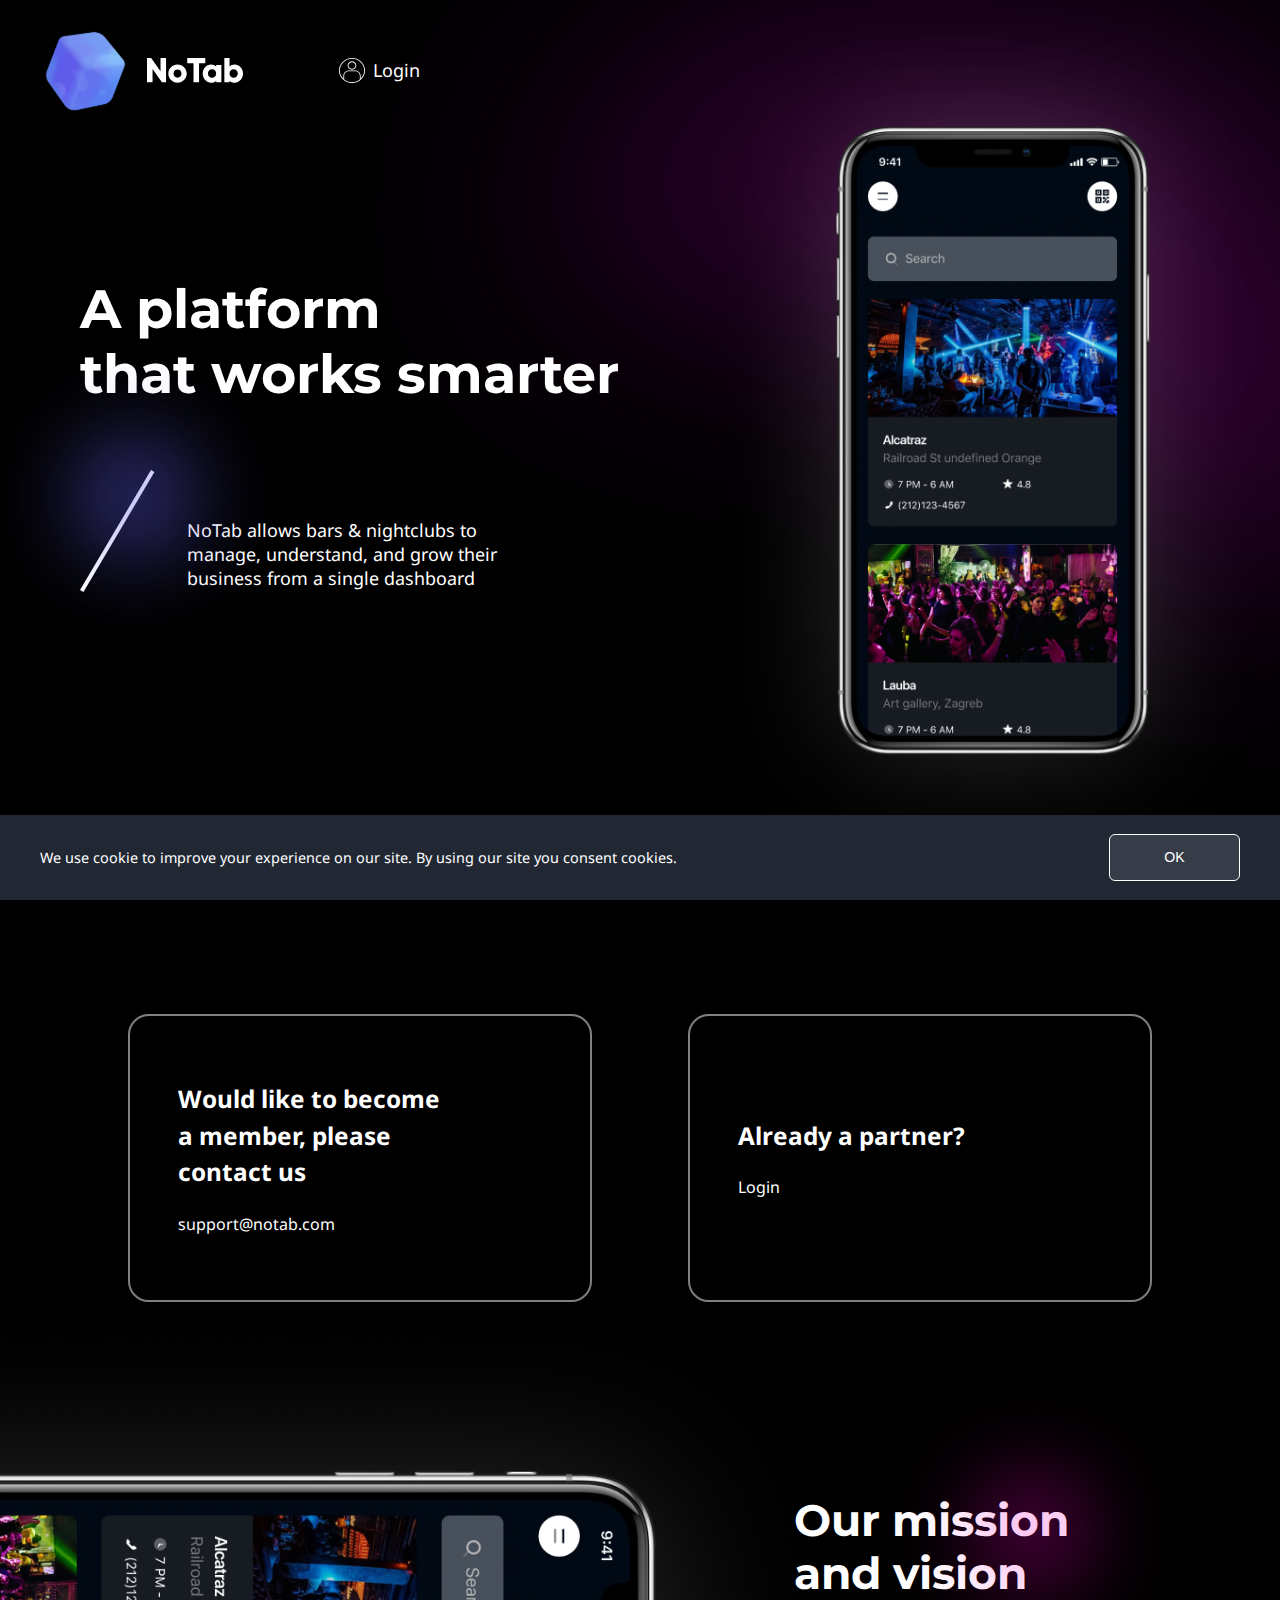
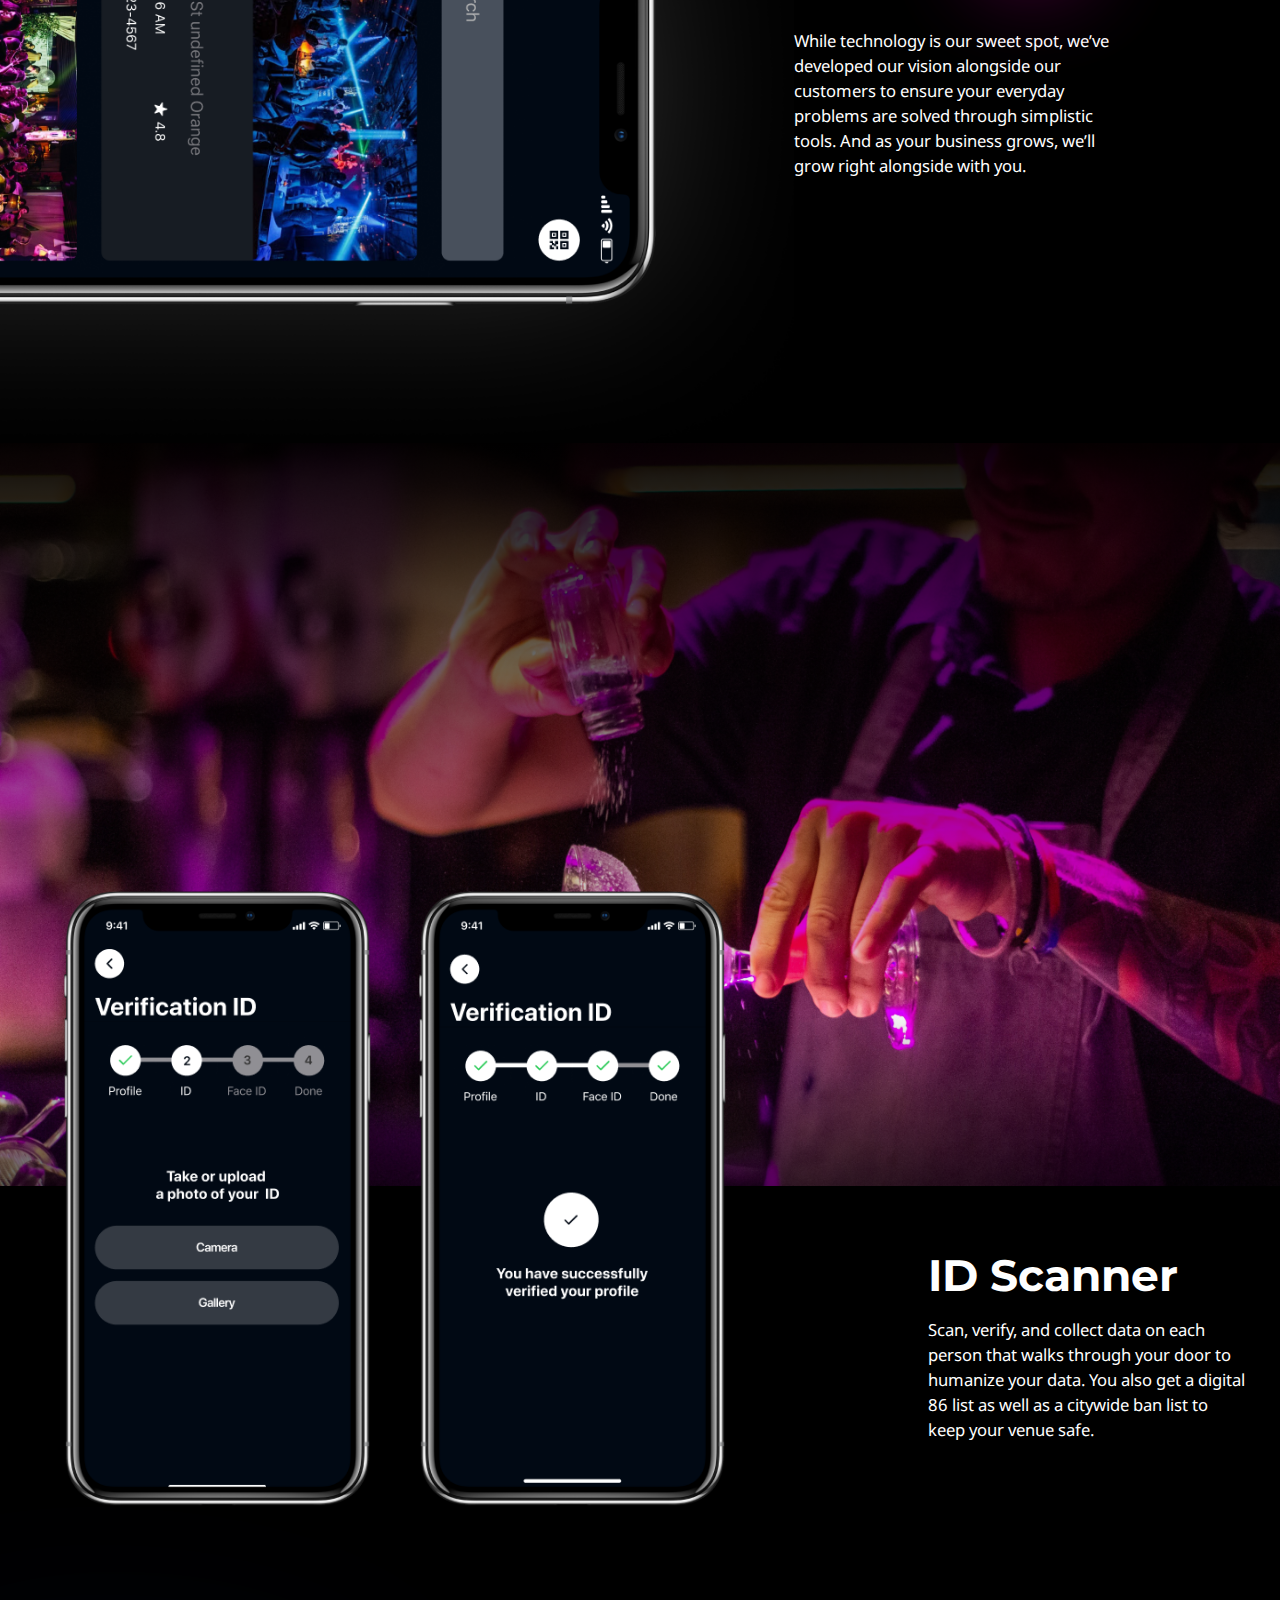
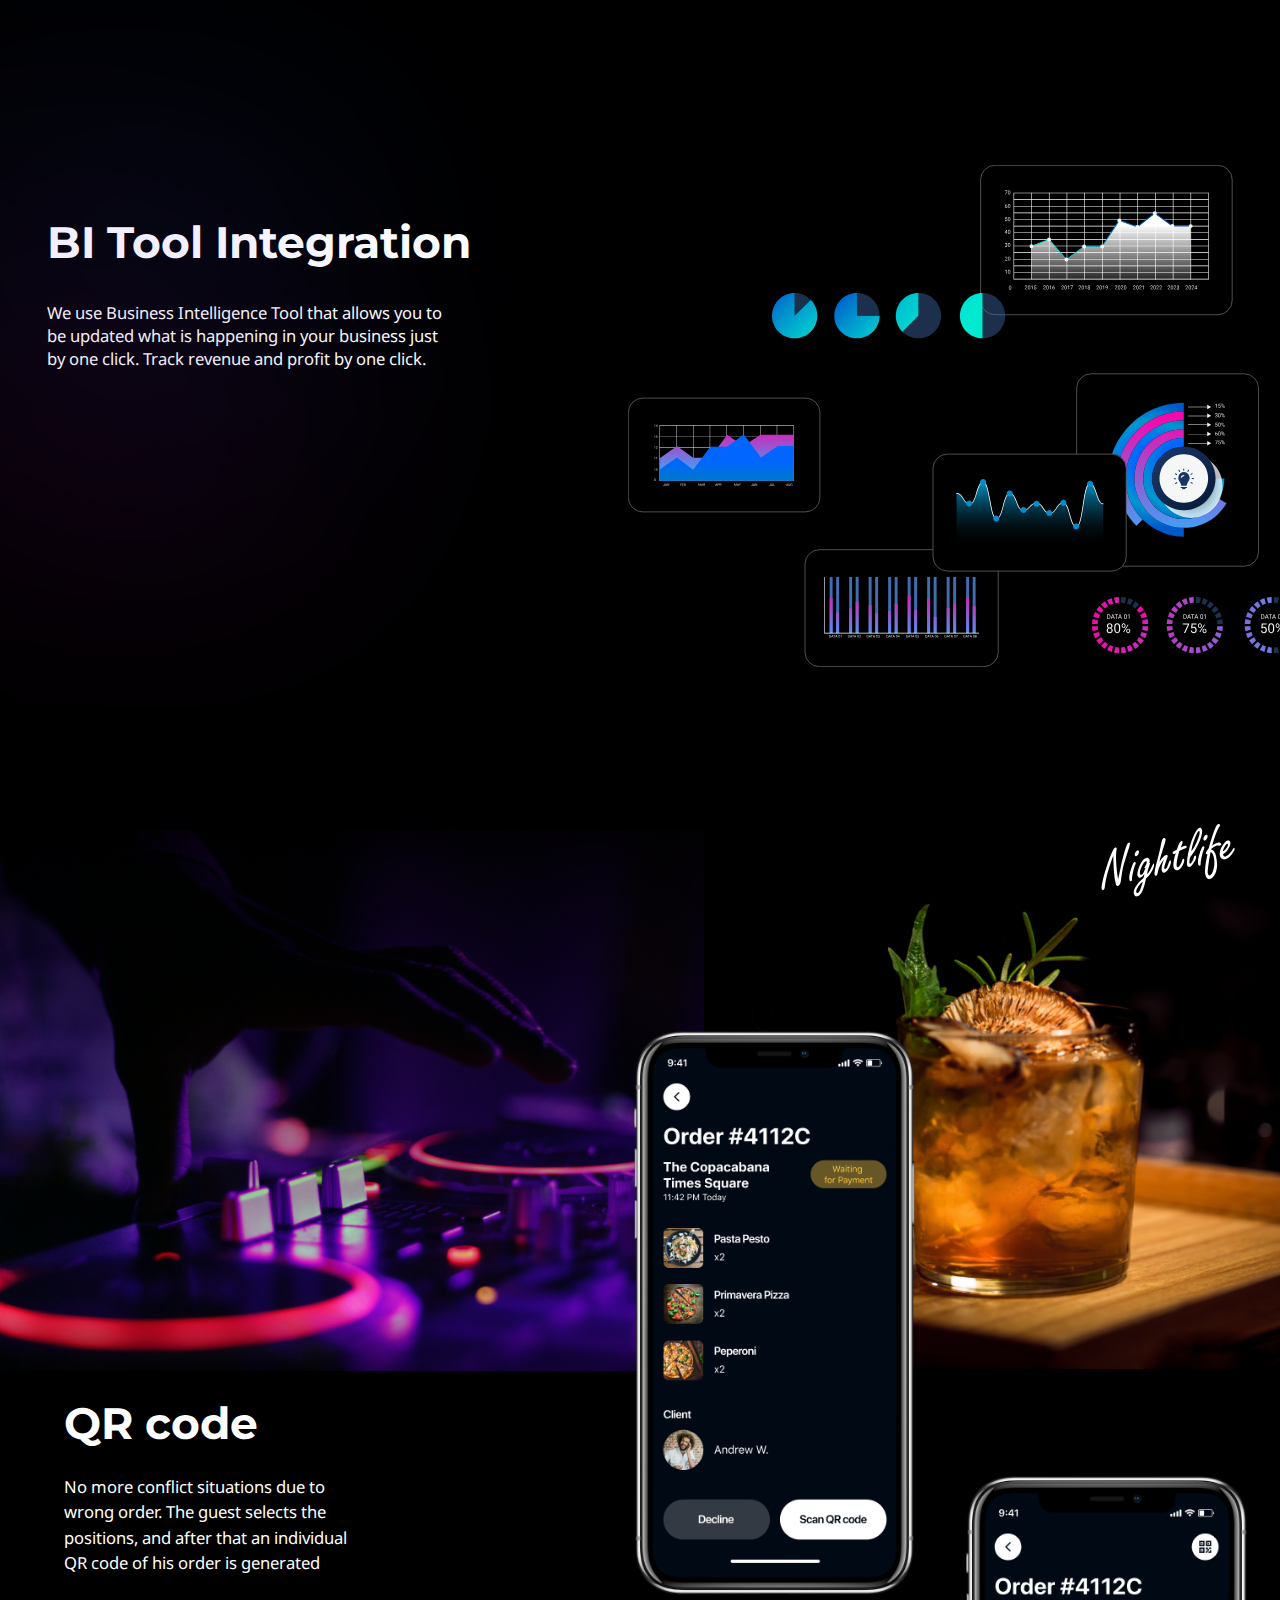
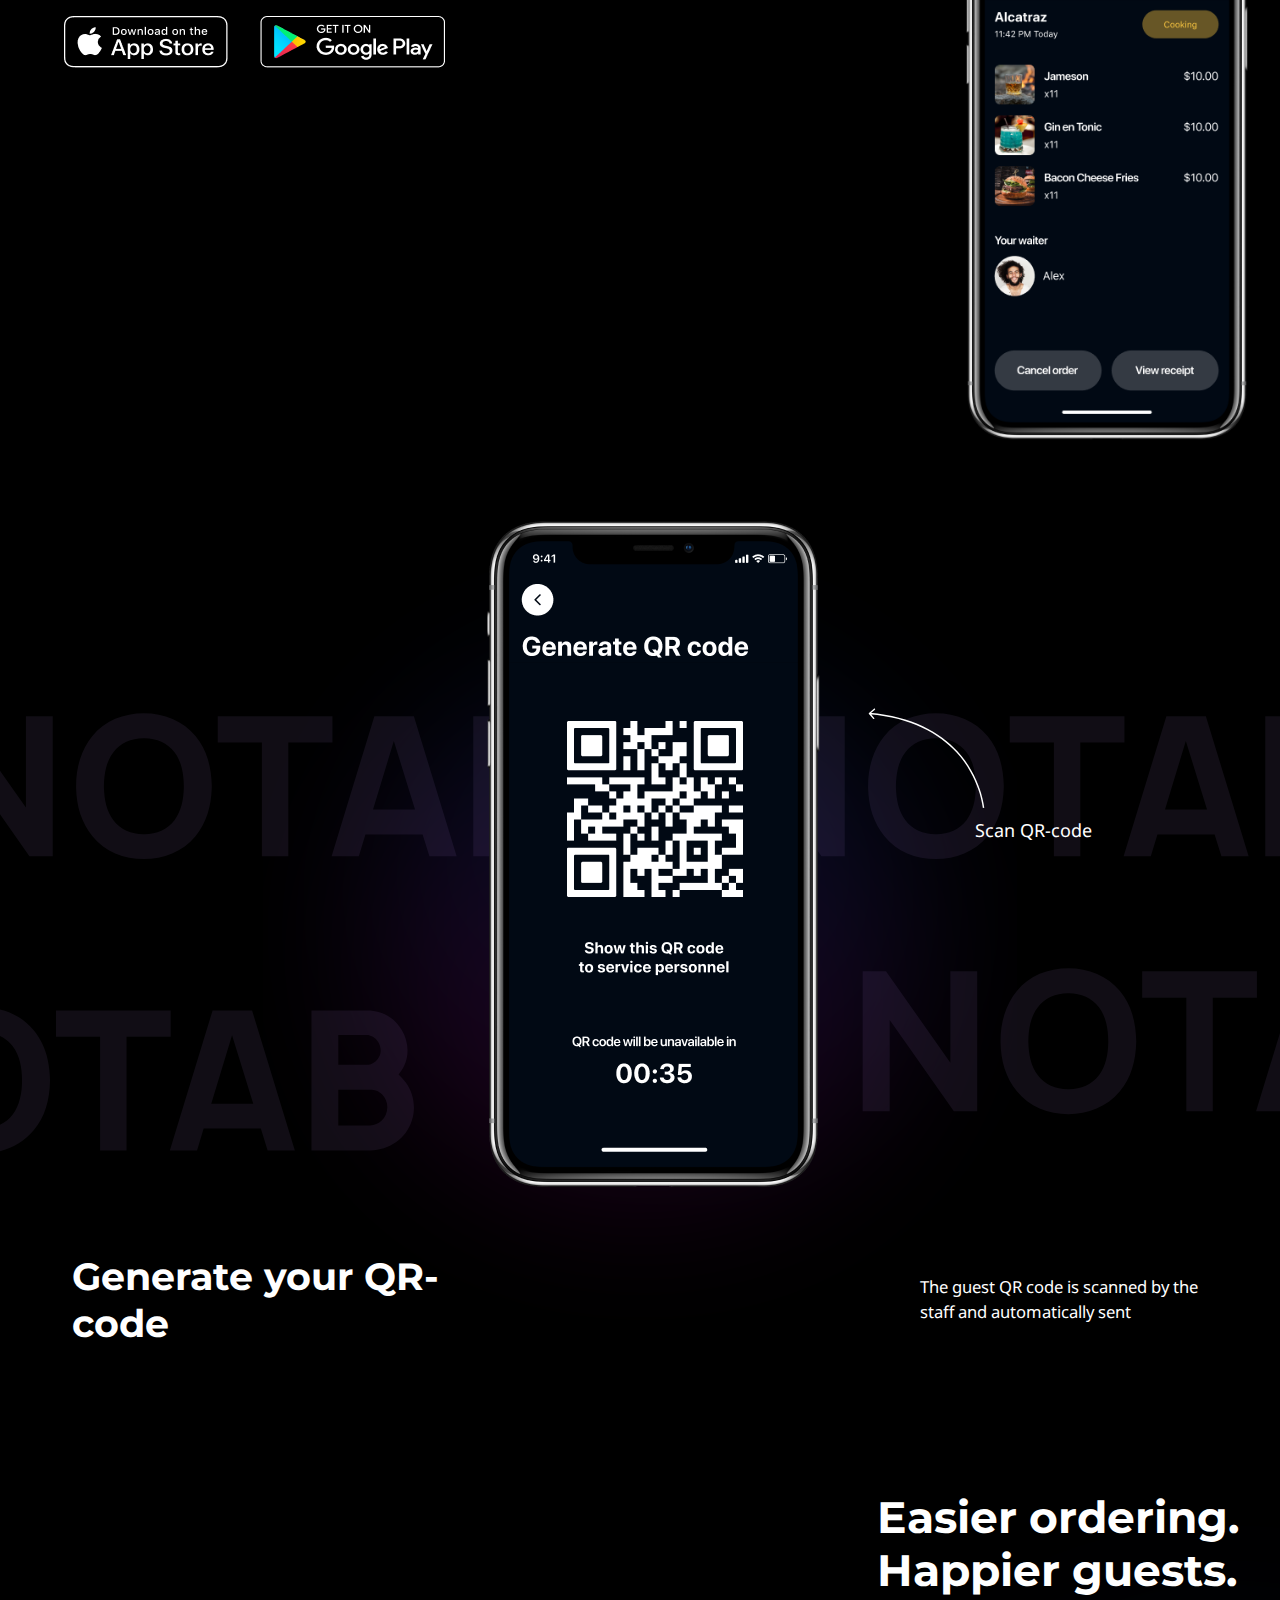
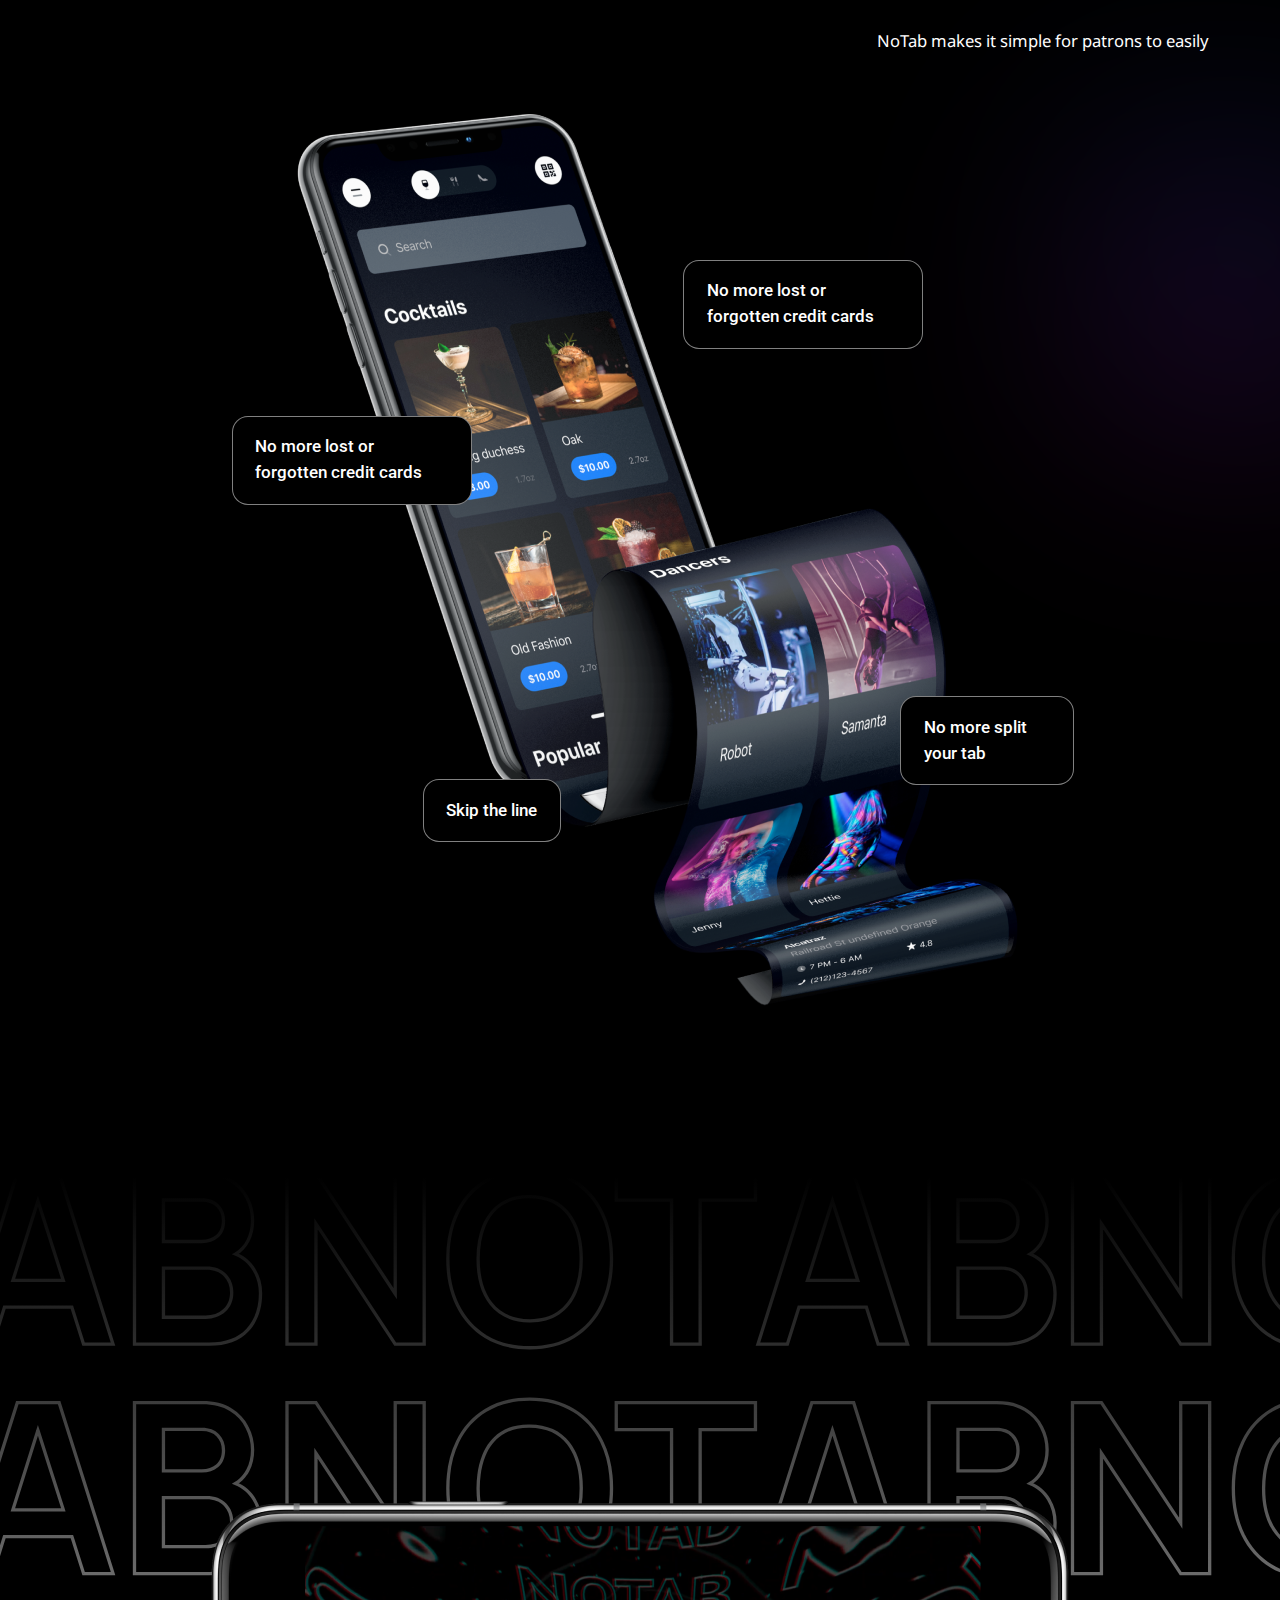
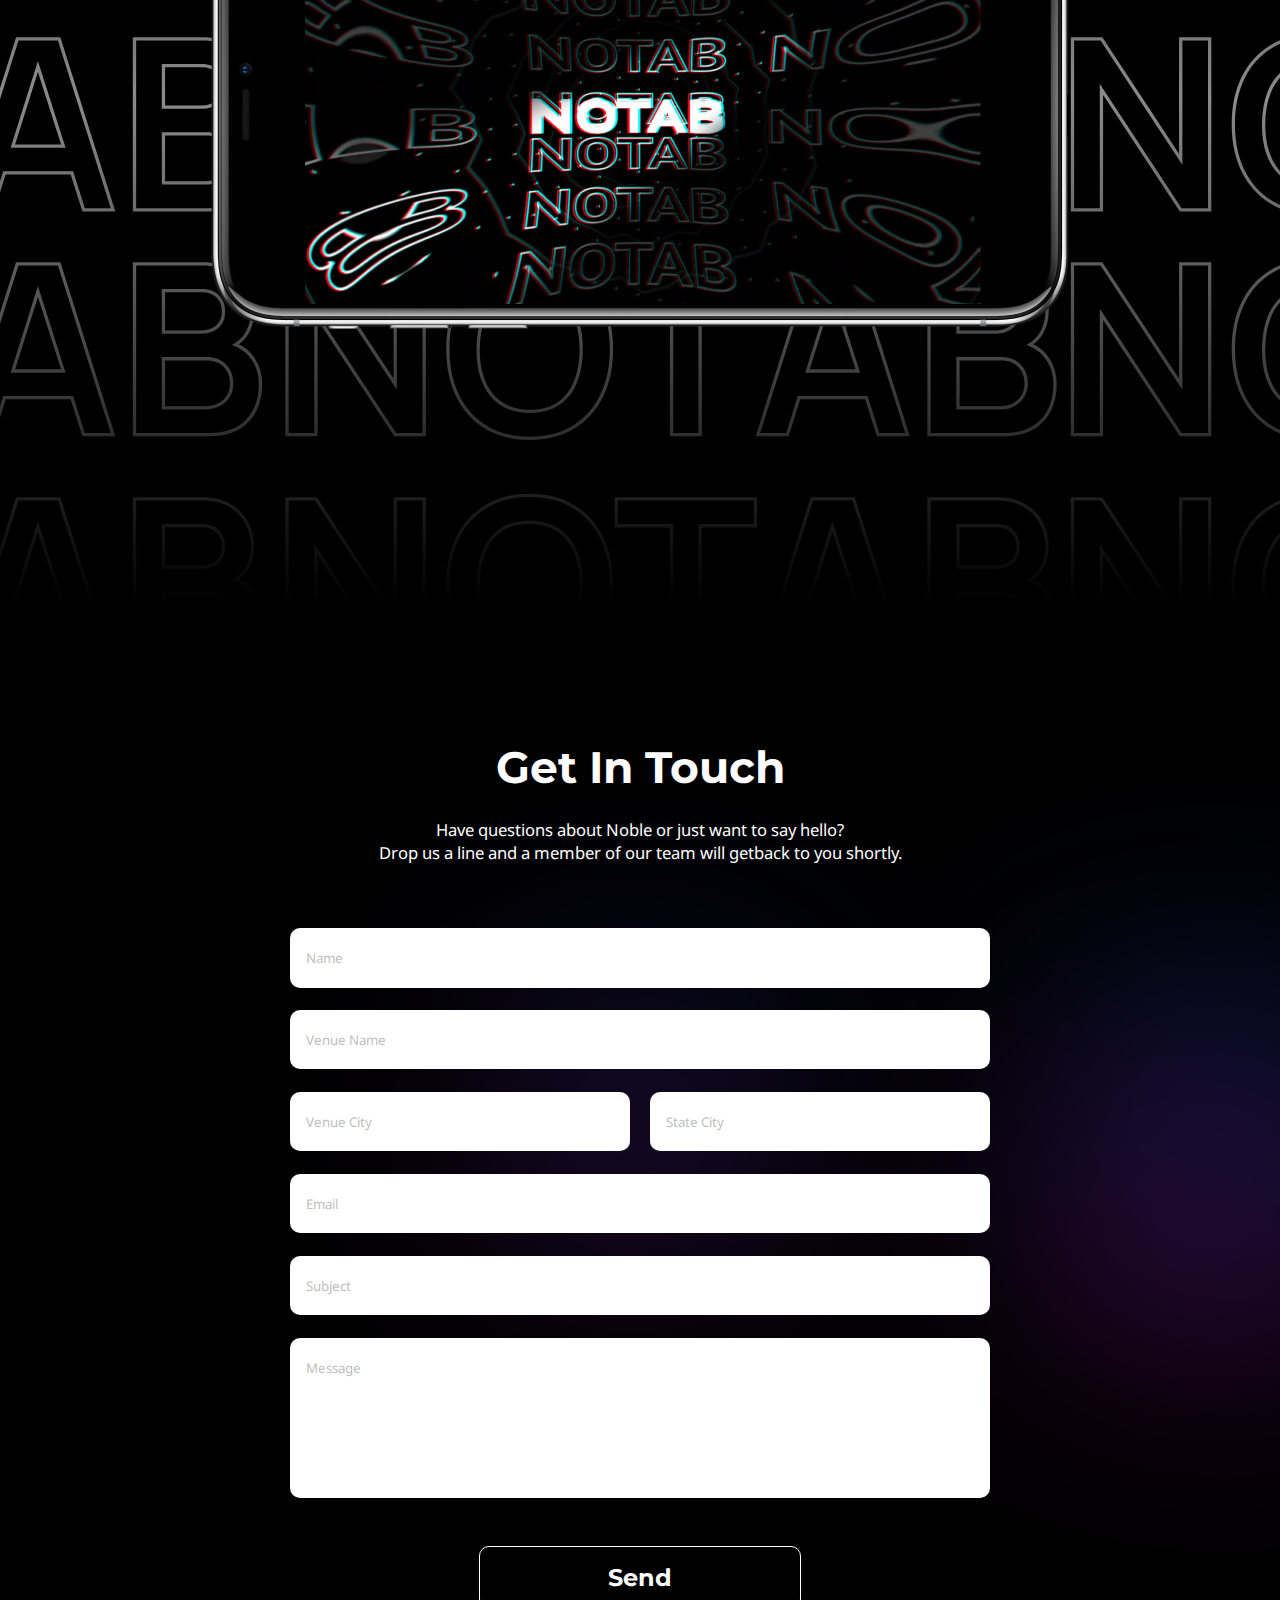
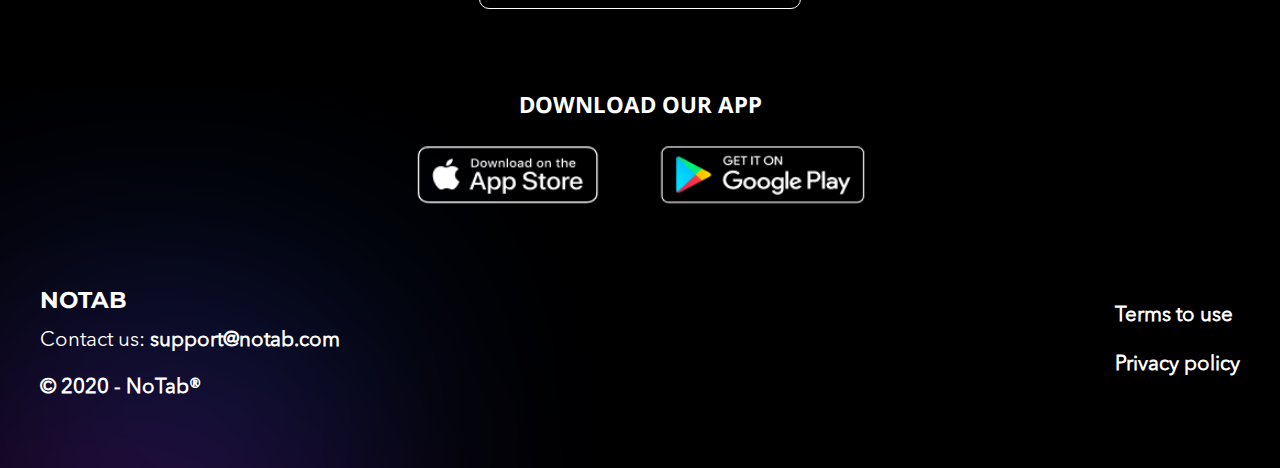
<file: index.html>
<!DOCTYPE html>
<html lang="en">
	<head>
		<meta charset="UTF-8" />
		<meta http-equiv="X-UA-Compatible" content="IE=edge" />
		<meta name="viewport" content="width=device-width, initial-scale=1.0" />
		<link rel="icon" href="./images/CubeIcon.png" />
		<link rel="preconnect" href="https://fonts.googleapis.com" />
		<link rel="preconnect" href="https://fonts.gstatic.com" crossorigin />
		<link
			href="https://fonts.googleapis.com/css2?family=Montserrat:wght@700&family=Noto+Sans:wght@400;700&family=Roboto:wght@500&display=swap"
			rel="stylesheet"
		/>
		<link rel="stylesheet" href="./css/landing.css" />
		<title>NoTab</title>
	</head>
	<body>
		<section class="first-screen">
			<header class="header">
				<div class="header__logo">
					<img
						src="./images/CubeLogo.svg"
						alt="NoTab Logo"
						class="header__logo-image"
					/>
					<img
						src="./images/NoTab.svg"
						alt="NoTab Text"
						class="header__logo-text"
					/>
				</div>
				<div class="header__login">
					<img
						src="./images/UserIcon.svg"
						alt="User Icon"
						class="header__login-icon"
					/>
					<p class="header__login-text">Login</p>
				</div>
			</header>
			<div class="hero">
				<div class="hero__content">
					<h1 class="hero__title">
						A platform <br />
						that works smarter
					</h1>
					<div class="hero__text">
						<span
							><img
								class="hero__line"
								src="./images/HeroLine.svg"
								alt="Line Image" /><img
								alt="Background Line Image"
								class="hero__line-background"
								src="./images/HeroLineBackground.png"
						/></span>
						<p class="hero__text-paragraph">
							NoTab allows bars & nightclubs to manage, understand, and grow
							their business from a single dashboard
						</p>
					</div>
				</div>
				<div class="hero__image-wrapper">
					<img
						class="hero__image"
						src="./images/HeroPhone.png"
						alt="Phone Image"
					/>
				</div>
			</div>
			<div class="download">
				<p class="download__text">DOWNLOAD OUR APP</p>
				<div class="download__links">
					<a href="" class="download__app-store"
						><img
							class="app-store--desktop"
							src="./images/AppStoreDownload.png"
							alt="App Store Download Link" /><img
							class="app-store--mobile"
							src="./images/AppStoreMobile.svg"
							alt="App Store Download Link"
					/></a>
					<a href="" class="download__app-store"
						><img
							class="google-play--desktop"
							src="./images/GooglePlayDownload.png"
							alt="Google Play Download Link" /><img
							class="google-play--mobile"
							src="./images/GooglePlayMobile.svg"
							alt="Google Play Download Link"
					/></a>
				</div>
			</div>
		</section>
		<section class="welcome-block">
			<div class="welcome-block__item">
				<p class="welcome-block__item-heading">
					Would like to become <br />
					a member, please <br />
					contact us
				</p>
				<a href="" class="welcome-block__item-link">support@notab.com</a>
			</div>
			<div class="welcome-block__item">
				<p class="welcome-block__item-heading">Already a partner?</p>
				<a href="" class="welcome-block__item-link">Login</a>
			</div>
		</section>
		<section class="mission">
			<img
				class="mission__phone--desktop mission__phone"
				src="./images/MissionPhone.png"
				alt="Phone Image"
			/>
			<img
				src="./images/HeroPhone.png"
				alt="Phone Image"
				class="mission__phone--mobile mission__phone"
			/>
			<div class="mission__content">
				<h2 class="mission__head">Our mission and vision</h2>
				<div class="mission__head-background-wrapper">
					<img
						alt="Background Image"
						src="./images/MissionHeadBackground.svg"
						class="mission__head-background"
					/>
				</div>
				<p class="mission__text">
					While technology is our sweet spot, we’ve developed our vision
					alongside our customers to ensure your everyday problems are solved
					through simplistic tools. And as your business grows, we’ll grow right
					alongside with you.
				</p>
			</div>
		</section>
		<section class="scanner">
			<div class="scanner__wrapper">
				<div class="scanner__images">
					<img
						src="./images/ScannerFirstPhone.png"
						alt="Phone Image"
						class="scanner__images-item"
					/>
					<img
						src="./images/ScannerSecondPhone.png"
						alt="Phone Image"
						class="scanner__images-item"
					/>
				</div>
				<div class="scanner__content">
					<h2 class="scanner__head">ID Scanner</h2>
					<p class="scanner__text">
						Scan, verify, and collect data on each person that walks through
						your door to humanize your data. You also get a digital 86 list as
						well as a citywide ban list to keep your venue safe.
					</p>
				</div>
			</div>
		</section>
		<section class="integration">
			<img
				alt="Background Image"
				src="./images/IntegrationBackground.svg"
				class="integration__bg"
			/>
			<div class="integration__wrapper">
				<div class="integration__content">
					<h2 class="integration__head">BI Tool Integration</h2>
					<p class="integration__text">
						We use Business Intelligence Tool that allows you to be updated what
						is happening in your business just by one click. Track revenue and
						profit by one click.
					</p>
				</div>
				<div class="integration__images">
					<img
						src="./images/IntegrationGreyChart.svg"
						alt="Chart Image"
						class="integration__grey-chart"
					/>
					<img
						src="./images/IntegrationBlueCircles.svg"
						alt="Chart Image"
						class="integration__blue-circles"
					/>
					<img
						src="./images/IntegrationBlueChart.svg"
						alt="Chart Image"
						class="integration__blue-chart"
					/>
					<img
						src="./images/IntegrationPurpleCircles.svg"
						alt="Chart Image"
						class="integration__purple-circles"
					/>
					<img
						src="./images/IntegrationPurpleBlueChart.svg"
						alt="Chart Image"
						class="integration__purple-blue-chart"
					/>
					<img
						src="./images/IntegrationPurpleChart.svg"
						alt="Chart Image"
						class="integration__purple-chart"
					/>
					<img
						src="./images/IntegrationBlueRoundChart.svg"
						alt="Chart Image"
						class="integration__blue-round-chart"
					/>
				</div>
			</div>
		</section>
		<section class="qrcode">
			<img
				alt="Background Image"
				src="./images/QrcodeAdditionalImage.svg"
				class="qrcode__bg-addition"
			/>
			<div class="qrcode__wrapper">
				<div class="qrcode__content">
					<h2 class="qrcode__head">QR code</h2>
					<p class="qrcode__text">
						No more conflict situations due to wrong order. The guest selects
						the positions, and after that an individual QR code of his order is
						generated
					</p>
					<div class="qrcode__links">
						<a href="">
							<img
								src="./images/AppStoreDownload.png"
								alt="App Store Download Link"
								class="qrcode__links-item qrcode__links-item--desktop"
							/>
							<img
								src="./images/AppStoreMobile.svg"
								alt="App Store Download Link"
								class="qrcode__links-item qrcode__links-item--mobile"
							/>
						</a>
						<a href="">
							<img
								src="./images/GooglePlayDownload.png"
								alt="Google Play Download Link"
								class="qrcode__links-item qrcode__links-item--desktop" />
							<img
								src="./images/GooglePlayMobile.svg"
								alt="Google Play Download Link"
								class="qrcode__links-item qrcode__links-item--mobile"
						/></a>
					</div>
				</div>
				<div class="qrcode__images">
					<img
						src="./images/QrcodeFirstPhone.png"
						alt="Phone Image"
						class="qrcode__images-item"
					/>
					<img
						src="./images/QrcodeSecondPhone.png"
						alt="Phone Image"
						class="qrcode__images-item"
					/>
				</div>
			</div>
		</section>
		<section class="generate">
			<div class="generate__wrapper">
				<div class="generate__phone">
					<img
						src="./images/GeneratePhoneImage.png"
						alt="Phone Image"
						class="generate__phone-image"
					/>
					<div class="generate__scan">
						<img
							src="./images/GenerateArrowImage.svg"
							class="generate__scan-arrow"
							alt="Arrow Image"
						/>
						<p class="generate__scan-text">Scan QR-code</p>
					</div>
				</div>
				<div class="generate__content">
					<h2 class="generate__head">Generate your QR-code</h2>
					<p class="generate__text">
						The guest QR code is scanned by the staff and automatically sent
					</p>
				</div>
			</div>
		</section>
		<section class="ordering">
			<div class="ordering__wrapper">
				<div class="ordering__content">
					<h2 class="ordering__head">
						Easier ordering. <br />
						Happier guests.
					</h2>
					<p class="ordering__text">
						NoTab makes it simple for patrons to easily
					</p>
				</div>
				<div class="ordering__phone">
					<img
						src="./images/OrderingPhoneImage.png"
						alt="Phone Image"
						class="ordering__phone-image"
					/>
					<span class="ordering__phone-card card-top-right">
						No more lost or forgotten credit cards
					</span>
					<span class="ordering__phone-card card-center-left">
						No more lost or forgotten credit cards
					</span>
					<span class="ordering__phone-card card-bottom-right">
						No more split your tab
					</span>
					<span class="ordering__phone-card card-bottom-left"
						>Skip the line</span
					>
				</div>
			</div>
		</section>
		<section class="notab-phone">
			<img
				src="./images/NotabPhoneItem.png"
				alt="Phone Image"
				class="notab-phone__item"
			/>
		</section>
		<section class="contact">
			<div class="contact__wrapper">
				<h2 class="contact__head">Get In Touch</h2>
				<p class="contact__text">
					Have questions about Noble or just want to say hello? <br />
					Drop us a line and a member of our team will getback to you shortly.
				</p>
				<form action="/" class="contact__form">
					<input
						class="contact__form-input"
						type="text"
						name="name"
						id="name"
						placeholder="Name"
					/>
					<input
						type="text"
						class="contact__form-input"
						name="venue-name"
						id="venue-name"
						placeholder="Venue Name"
					/>
					<div class="contact__form-group">
						<input
							type="text"
							class="contact__form-input"
							name="venue-city"
							id="venue-city"
							placeholder="Venue City"
						/>
						<input
							type="text"
							class="contact__form-input"
							name="state-city"
							id="state-city"
							placeholder="State City"
						/>
					</div>
					<input
						type="email"
						class="contact__form-input"
						id="email"
						name="email"
						placeholder="Email"
					/>
					<input
						type="text"
						class="contact__form-input"
						id="subject"
						name="subject"
						placeholder="Subject"
					/>
					<textarea
						class="contact__form-textarea"
						name="message"
						placeholder="Message"
						id="message"
					></textarea>
					<button class="contact__form-button">Send</button>
				</form>
			</div>
		</section>
		<footer class="footer">
			<section class="footer-download">
				<p class="footer-download__head">DOWNLOAD OUR APP</p>
				<div class="footer-download__links">
					<a href="" class="footer-download__links-item">
						<img
							src="./images/AppStoreMobile.svg"
							alt="App Store Download Link"
							class="footer-download__links-image footer-download__links-image--mobile"
						/>

						<img
							src="./images/AppStoreDownload.png"
							alt="App Store Download Link"
							class="footer-download__links-image footer-download__links-image--desktop"
						/>
					</a>
					<a href="" class="footer-download__links-item">
						<img
							src="./images/GooglePlayMobile.svg"
							alt="Google Play Download Link"
							class="footer-download__links-image footer-download__links-image--mobile" />
						<img
							src="./images/GooglePlayDownload.png"
							alt="Google Play Download Link"
							class="footer-download__links-image footer-download__links-image--desktop"
					/></a>
				</div>
			</section>
			<section class="footer-info">
				<div class="footer-info__about">
					<p class="footer-info__about-title">NOTAB</p>
					<p class="footer-info__about-text">
						<span class="footer-info__about-text--medium">Contact us:</span>
						support@notab.com
					</p>
					<p class="footer-info__about-text">© 2020 - NoTab®</p>
				</div>
				<div class="footer-info__docs">
					<a class="footer-info__docs-link">Terms to use</a>
					<a class="footer-info__docs-link">Privacy policy</a>
				</div>
			</section>
		</footer>
		<script src="./js/landing.js"></script>
	</body>
</html>
</file>
<file: css/landing.css>
:root {
	--text-color: #ffffff;
	--background-color: #000000;
	--cookies-block-background: #212834;
}
@font-face {
	font-family: 'Avenir';
	src: url('../fonts/AvenirNextLTPro-Bold.otf');
}
@font-face {
	font-family: 'Avenir';
	src: url('../fonts/AvenirNextLTPro-Regular.otf');
}
body {
	background-color: var(--background-color);
	font-size: 18px;
}

*,
:before,
:after {
	margin: 0;
	padding: 0;
	box-sizing: border-box;
}

h1,
h2,
h3,
h4,
h5,
h6,
p,
span {
	color: var(--text-color);
}

h1,
h2,
h3,
h4,
h5,
h6 {
	font-family: 'Montserrat', sans-serif;
	font-weight: 700;
}
p,
span {
	font-family: 'Noto Sans', sans-serif;
}

.cookies {
	opacity: 0;
	position: fixed;
	bottom: 0;
	padding: 1.2rem 2rem;
	width: 100%;
	background-color: var(--cookies-block-background);
	transition: opacity 0.4s ease-out;
	z-index: 99;
}
.cookies--visible {
	opacity: 1;
}
.cookies__wrapper {
	display: flex;
	align-items: center;
	justify-content: space-between;
	max-width: 1200px;
	margin: 0 auto;
}
.cookies__text {
	font-size: 0.9rem;
}
.cookies__button {
	background: rgba(255, 255, 255, 0.1);
	color: var(--text-color);
	border: 1px solid var(--text-color);
	border-radius: 6px;
	padding: 0.9rem 3.4rem;
	cursor: pointer;
	font-size: 0.88rem;
}

.app-store--mobile,
.google-play--mobile {
	display: none;
}

.first-screen {
	background-image: url('../images/HeroBackground.svg');
	background-position: right top;
	background-repeat: no-repeat;
}

.header {
	display: flex;
	align-items: center;
	justify-content: flex-start;
	gap: 6rem;
	padding: 1rem 2rem 0rem 2rem;
	max-width: 1400px;
	margin: 0 auto;
}
.header__logo {
	display: flex;
	gap: 0.5rem;
}
.header__login {
	display: flex;
	align-items: center;
	gap: 0.5rem;
	cursor: pointer;
}
.header__login-text {
	border-bottom: 1px solid transparent;
}
.header__login:hover .header__login-text {
	border-bottom: 1px solid var(--text-color);
}
.hero {
	display: flex;
	justify-content: space-between;
	max-width: 1400px;
	margin: 0 auto;
	position: relative;
	top: -2rem;
}
.hero__content {
	padding-left: 5rem;
	display: flex;
	flex-direction: column;
	align-items: flex-start;
	justify-content: center;
}
.hero__title {
	font-size: clamp(3rem, 4.2vw, 3.8rem);
	margin-bottom: 4rem;
}
.hero__text {
	display: flex;
	align-items: center;
	justify-content: center;
}
.hero__line {
	margin-right: 2rem;
}
.hero__line-background {
	position: absolute;
	margin-top: -8.5rem;
	margin-left: -13rem;
}
.hero__text-paragraph {
	margin-top: 2.5rem;
	max-width: 22rem;
	font-size: clamp(1rem, 1.4vw, 1.2rem);
}
.hero__image-wrapper {
	display: flex;
	align-items: center;
	justify-content: flex-start;
	width: 36rem;
	height: 43rem;
}
.hero__image {
	overflow: hidden;
	max-width: 100%;
	height: auto;
}

.download {
	max-width: 1300px;
	padding: 0 2rem;
	margin: 0 auto;
	display: flex;
	justify-content: space-between;
	align-items: center;
	margin-top: 1rem;
}
.download__text {
	font-family: 'Montserrat', sans-serif;
	font-size: clamp(1.5rem, 1.9vw, 1.8rem);
	letter-spacing: 0.1rem;
}
.download__links {
	display: flex;
	gap: 2rem;
	position: relative;
	left: -1.5rem;
}

.welcome-block {
	display: flex;
	align-items: flex-start;
	justify-content: center;
	gap: 6rem;
	padding: 0 1rem;
	margin: 8rem auto 2rem auto;
	max-width: 1200px;
}
.welcome-block__item {
	padding: 2.7rem 0rem 2.7rem 3rem;
	display: flex;
	flex-direction: column;
	align-items: flex-start;
	justify-content: center;
	gap: 1.4rem;
	border: solid 2px rgba(255, 255, 255, 0.5);
	border-radius: 1.3rem;
	width: 29rem;
	height: 18rem;
	font-family: 'Noto Sans', sans-serif;
}
.welcome-block__item-heading {
	font-size: clamp(1.5rem, 1.9vw, 1.8rem);
	font-weight: 700;
	line-height: 1.5;
}
.welcome-block__item-link {
	text-decoration: none;
	color: var(--text-color);
	font-size: clamp(1rem, 1.1vw, 1.2rem);
}
.welcome-block__item-link:hover {
	text-decoration: underline;
}
.mission {
	display: flex;
	align-items: center;
	justify-content: flex-start;
	max-width: 1400px;
	margin-right: auto;
	overflow: hidden;
}
.mission__phone {
	width: clamp(10rem, 62vw, 62rem);
	height: auto;
	object-fit: cover;
}
.mission__phone--mobile {
	display: none;
}

.mission__content {
	padding-top: 10rem;
	align-self: flex-start;
	padding-right: 4rem;
	max-width: 24rem;
}
.mission__head {
	font-size: clamp(2.5rem, 3.4vw, 3rem);
	margin-bottom: 1.8rem;
}
.mission__head-background {
	width: 100%;
	height: auto;
}
.mission__head-background-wrapper {
	position: absolute;
	margin-top: -15rem;
	margin-left: 6rem;
	overflow: hidden;
}
.mission__text {
	font-size: clamp(1rem, 1.3vw, 1.2rem);
	line-height: 1.5;
}

.scanner {
	background: linear-gradient(
			179.83deg,
			#000000 -3.1%,
			rgba(0, 0, 0, 0) 56.76%,
			#000000 83.92%
		),
		url('../images/ScannerBackgroundImage.jpg') top center;
	background-repeat: no-repeat;
	background-size: contain;
	width: 100%;
	min-height: 1000px;
	display: flex;
}

.scanner__wrapper {
	padding: 0 2rem 0 4rem;
	width: 100%;
	max-width: 1300px;
	margin-right: auto;
	display: flex;
	align-items: flex-end;
	justify-content: space-between;
}
.scanner__images {
	position: relative;
	top: 4rem;
	display: flex;
	gap: 3rem;
}
.scanner__images-item {
	width: clamp(10rem, 24vw, 22rem);
	max-width: 100%;
	height: auto;
}
.scanner__head {
	font-size: clamp(2.5rem, 3.4vw, 3rem);
	margin-bottom: 1rem;
}
.scanner__text {
	font-size: clamp(1rem, 1.3vw, 1.2rem);
	line-height: 1.5;
	max-width: 20rem;
}
.integration {
	margin-bottom: 5rem;
	position: relative;
	overflow: hidden;
}
.integration__wrapper {
	display: flex;
	align-items: center;
	max-width: 1250px;
	height: 900px;
	margin: 0 auto;
	padding-left: 2rem;
}
.integration__content {
	width: 70%;
}
.integration__head {
	margin-bottom: 2rem;
	font-size: clamp(2.5rem, 3.4vw, 3rem);
}
.integration__text {
	font-size: clamp(1rem, 1.3vw, 1.2rem);
	max-width: 25rem;
}
.integration__bg {
	position: absolute;
	top: 0;
}
.integration__images {
	display: flex;
	align-items: center;
	justify-content: center;
	position: relative;
}
.integration__images img {
	position: absolute;
}
.integration__grey-chart {
	top: -8rem;
	left: 5rem;
}
.integration__blue-circles {
	top: 0rem;
	left: -8rem;
}
.integration__blue-round-chart {
	left: 11rem;
	top: 5rem;
}
.integration__purple-chart {
	left: -17rem;
	top: 6.5rem;
}
.integration__blue-chart {
	top: 10rem;
	left: 2rem;
	z-index: 2;
}
.integration__purple-blue-chart {
	top: 16rem;
	left: -6rem;
}
.integration__purple-circles {
	top: 19rem;
	left: 12rem;
}
.qrcode {
	background: linear-gradient(
		179.83deg,
		#000000 -3.1%,
		rgba(0, 0, 0, 0) 56.76%,
		#000000 70.92%
	);
	background-position: top center;
	background-repeat: no-repeat;
	min-width: 100%;
	display: flex;
	align-items: flex-end;
	position: relative;
	margin-bottom: 28rem;
}
.qrcode::before,
.qrcode::after {
	content: '';
	position: absolute;
	top: 0;
	bottom: 0;
}
.qrcode::before {
	left: 0;
	background: url('../images/QrcodeLeftBackgroundImage.png') top center;
	background-size: contain;
	background-repeat: no-repeat;
	z-index: -1;
	width: 55%;
}
.qrcode::after {
	right: 0;
	background: url('../images/QrcodeRightBackgroundImage.png') top center;
	background-size: contain;
	background-repeat: no-repeat;
	z-index: 1;
	width: 45%;
}

.qrcode__bg-addition {
	max-width: 140px;
	position: absolute;
	left: 86%;
	top: 0;
	z-index: 2;
}
.qrcode__wrapper {
	z-index: 2;
	display: flex;
	align-items: flex-end;
	justify-content: space-between;
	width: 100%;
	max-width: 1350px;
	margin: 0 auto;
	padding: 0 2rem;
}
.qrcode__content {
	padding-left: 2rem;
	padding-right: 1rem;
}
.qrcode__head {
	font-size: clamp(2.5rem, 3.4vw, 3rem);
	margin-bottom: 1.5rem;
}
.qrcode__text {
	font-size: clamp(1rem, 1.3vw, 1.2rem);
	max-width: 19rem;
	margin-bottom: 2.5rem;
	line-height: 1.6rem;
}
.qrcode__links {
	display: flex;
	gap: 2rem;
}
.qrcode__links-item--mobile {
	display: none;
}
.qrcode__images {
	display: flex;
	align-items: center;
	gap: clamp(1rem, 4vw, 4rem);
	height: 850px;
	position: relative;
	top: 13rem;
}
.qrcode__images-item {
	width: clamp(10rem, 22vw, 22rem);
	max-width: 100%;
	height: auto;
}
.qrcode__images .qrcode__images-item:first-child {
	align-self: flex-start;
}
.qrcode__images .qrcode__images-item:last-child {
	align-self: flex-end;
	position: relative;
	top: 10rem;
}

.generate {
	background: url('../images/GenerateBackgroundImage.svg') center center,
		url('../images/GenerateBackgroundText.svg') center center;
	background-repeat: no-repeat;
	background-size: contain, contain;
	width: 100%;
	margin-bottom: 9rem;
	overflow: hidden;
}
.generate__wrapper {
	display: flex;
	align-items: center;
	flex-direction: column;
	max-width: 1200px;
	margin: 0 auto;
	gap: 4rem;
	padding: 0 2rem;
}
.generate__phone {
	display: flex;
	align-items: center;
	position: relative;
	left: 6rem;
	gap: 3rem;
}
.generate__phone-image {
	max-width: 100%;
	height: auto;
}
.generate__scan {
	position: relative;
	top: -5rem;
	display: flex;
	flex-direction: column;
	gap: 0.6rem;
}
.generate__scan-arrow {
	max-width: 100%;
	height: auto;
}
.generate__scan-text {
	position: relative;
	left: 6.7rem;
}
.generate__content {
	display: flex;
	align-items: center;
	justify-content: space-between;
	width: 100%;
}
.generate__head {
	font-size: clamp(2.2rem, 3vw, 2.8rem);
	max-width: 25rem;
}
.generate__text {
	font-size: clamp(1rem, 1.3vw, 1.2rem);
	max-width: 18rem;
	line-height: 1.5;
}
.ordering {
	background: url('../images/OrderingBackground.svg') top right no-repeat;
}
.ordering__wrapper {
	max-width: 1200px;
	margin: 0 auto;
	display: flex;
	flex-direction: column;
	align-items: flex-end;
}
.ordering__content {
	max-width: 30rem;
}
.ordering__head {
	font-size: clamp(2.5rem, 3.4vw, 3rem);
	margin-bottom: 2rem;
}
.ordering__text {
	font-size: clamp(1rem, 1.3vw, 1.2rem);
}
.ordering__phone {
	display: flex;
	align-items: center;
	justify-content: center;
	align-self: center;
	position: relative;
}
.ordering__phone-image {
	max-width: 100%;
	height: auto;
}
.ordering__phone-card {
	color: var(--text-color);
	background-color: #000000;
	border: 1px solid rgba(255, 255, 255, 0.5);
	padding: 1.1rem 1.4rem;
	border-radius: 1rem;
	font-family: 'Roboto';
	font-size: clamp(1rem, 1.3vw, 1.2rem);
	font-weight: 500;
	line-height: 26px;
	position: absolute;
}
.card-top-right {
	top: 20%;
	left: 55%;
	width: 15rem;
}
.card-center-left {
	top: 35%;
	left: 3%;
	width: 15rem;
}
.card-bottom-right {
	top: 62%;
	left: 80%;
}
.card-bottom-left {
	top: 70%;
	left: 25%;
}
.notab-phone {
	background: url('../images/NotabPhoneBackground.svg') top center;
	background-repeat: no-repeat;
	background-size: cover;
	display: flex;
	align-items: center;
	justify-content: center;
	height: 1250px;
}
.notab-phone__item {
	padding: 0 1rem;
	max-width: 100%;
	height: auto;
}
.contact {
	background: url('../images/ContactTopBackground.svg') top center,
		url('../images/ContactBottomBackground.svg') bottom right;
	background-repeat: no-repeat;
	background-size: auto;
	width: 100%;
	margin-bottom: 5rem;
}
.contact__wrapper {
	max-width: 800px;
	margin: 0 auto;
	display: flex;
	flex-direction: column;
	align-items: center;
	justify-content: flex-start;
}
.contact__head {
	font-size: clamp(2.5rem, 3.4vw, 3rem);
	margin-bottom: 1.5rem;
	text-align: center;
}
.contact__text {
	font-size: clamp(1rem, 1.3vw, 1.2rem);
	text-align: center;
	margin-bottom: 4rem;
}
.contact__form {
	display: flex;
	flex-direction: column;
	gap: 1.4rem;
	width: 100%;
	max-width: 700px;
}
.contact__form-group {
	display: flex;
	justify-content: space-between;
	gap: 1.3rem;
}
.contact__form-group input {
	width: 100%;
}
.contact__form-input,
.contact__form-textarea {
	padding: 1.3rem 1rem;
	font-family: 'Noto Sans';
	border-radius: 10px;
	border: none;
}
.contact__form-input--empty,
.contact__form-textarea--empty {
	outline: 2px solid #ff0000;
}
.contact__form-input::placeholder,
.contact__form-textarea::placeholder {
	color: #bfbfbf;
}
.contact__form-input:focus,
.contact__form-textarea:focus {
	outline: none;
}
.contact__form-input--empty:focus,
.contact__form-textarea--empty:focus {
	outline: 2px solid #ff0000;
}
.contact__form-textarea {
	resize: none;
	height: 10rem;
	margin-bottom: 1.6rem;
}
.contact__form-button {
	align-self: center;
	background: transparent;
	color: var(--text-color);
	border: 1px solid var(--text-color);
	border-radius: 10px;
	padding: 1rem 8rem;
	font-size: 1.5rem;
	font-family: 'Montserrat';
	font-weight: 700;
	cursor: pointer;
	transition: color 0.2s ease-out, background 0.2s ease-out;
}
.contact__form-button:hover {
	color: var(--background-color);
	background: var(--text-color);
}
.footer {
	width: 100%;
	background-image: url('../images/FooterBackground.svg');
	background-position: 0% 40%;
	background-repeat: no-repeat;
	background-size: auto;
	padding: 0 2rem;
}
.footer-download {
	display: flex;
	flex-direction: column;
	align-items: center;
	gap: 1.8rem;
	margin-bottom: 5rem;
}
.footer-download__head {
	font-size: clamp(1.4rem, 1.6vw, 1.5rem);
	font-weight: 700;
}
.footer-download__links {
	display: flex;
	gap: 5rem;
}
.footer-download__links-item {
	cursor: pointer;
}
.footer-download__links-image {
	transform: scale(1.1);
}
.footer-download__links-image--mobile {
	display: none;
}
.footer-info {
	max-width: 1200px;
	margin: 0 auto;
	display: flex;
	align-items: center;
	justify-content: space-between;
	padding-bottom: 3rem;
}
.footer-info__about-title {
	font-size: clamp(1.4rem, 1.8vw, 1.6rem);
	font-weight: 700;
	font-family: 'Montserrat';
	margin-bottom: 0.8rem;
}
.footer-info__about-text {
	font-size: clamp(1rem, 1.6vw, 1.5rem);
	font-family: 'Avenir';
	font-weight: 800;
	line-height: 1.5;
	margin-bottom: 1rem;
}
.footer-info__about-text--medium {
	font-family: 'Avenir';
	font-weight: 500;
}
.footer-info__docs-link {
	font-size: clamp(1rem, 1.6vw, 1.5rem);
	color: var(--text-color);
	display: block;
	font-family: 'Avenir';
	font-weight: 800;
	margin-bottom: 1.4rem;
	cursor: pointer;
	border-bottom: 2px solid transparent;
}
.footer-info__docs-link:hover {
	border-bottom: 2px solid var(--text-color);
}

@media (max-width: 1200px) {
	.scanner {
		min-height: 750px;
	}
	.qrcode__images {
		height: 650px;
	}
	.qrcode__images .qrcode__images-item:last-child {
		top: 2rem;
	}
	.welcome-block__item {
		padding: 2.2rem 0 2.2rem 2.6rem;
	}
	.integration__grey-chart {
		top: -6rem;
		left: 5rem;
	}
	.integration__blue-circles {
		top: 1.5rem;
		left: -7rem;
	}
	.integration__blue-round-chart {
		left: 6rem;
		top: 4rem;
	}
	.integration__purple-chart {
		left: -10rem;
		top: 8rem;
	}
	.integration__blue-chart {
		top: 10rem;
		left: 3rem;
	}
	.integration__purple-blue-chart {
		top: 16rem;
		left: -12rem;
	}
	.integration__purple-circles {
		top: 17rem;
		left: 4rem;
	}
}
@media (max-width: 1000px) {
	.mission__content {
		padding-top: 6rem;
		position: relative;
		left: -2rem;
		padding-right: 2rem;
	}
	.qrcode {
		margin-bottom: 20rem;
	}
	.qrcode__images {
		gap: 1.2rem;
		height: 550px;
	}
	.qrcode__images .qrcode__images-item:last-child {
		top: 1rem;
	}
	.qrcode__content {
		position: relative;
		top: 8rem;
	}
	.qrcode__links {
		flex-direction: column;
		align-items: flex-start;
	}
	.qrcode__bg-addition {
		left: 84%;
		max-width: 100px;
	}
	.generate__phone-image {
		max-width: 17rem;
	}
	.integration {
		height: 600px;
	}
	.integration__wrapper {
		margin-top: -16rem;
	}

	.scanner {
		margin-bottom: 6rem;
	}
	.scanner__wrapper {
		padding: 0 0.5rem 0 2rem;
	}
	.scanner__images {
		gap: 1.5rem;
	}
}
@media (max-width: 850px) {
	.generate__phone-image {
		width: 13rem;
	}
	.generate__phone {
		gap: 1rem;
	}
	.generate__scan-arrow {
		width: 6rem;
	}
	.generate__scan-text {
		left: 3.5rem;
	}
}

@media (max-width: 800px) {
	.cookies {
		padding: 1.2rem 1rem;
	}
	.cookies__wrapper {
		gap: 2rem;
	}
	.cookies__button {
		padding: 1.4rem 2.5rem;
	}
	.header {
		padding: 0.3rem 1rem;
		justify-content: space-between;
		gap: 0rem;
	}
	.header__logo {
		transform: scale(0.7);
		position: relative;
		left: -2rem;
	}
	.header__login-icon {
		display: none;
	}
	.header__login-text {
		font-size: 1.5rem;
	}
	.header__login-text {
		border-bottom: 2px solid transparent;
		padding-bottom: 0.4rem;
	}
	.header__login:hover .header__login-text {
		border-bottom: 2px solid var(--text-color);
	}
	.hero {
		justify-content: center;
		align-items: center;
		overflow: hidden;
		top: -3rem;
	}

	.hero__line {
		display: none;
	}
	.hero__content {
		padding-left: 1rem;
		width: 130%;
	}
	.hero__title {
		font-size: 2.2rem;
		margin-bottom: 1rem;
	}
	.hero__text-paragraph {
		margin-top: 1rem;
		font-size: 1.1rem;
	}
	.hero__image-wrapper {
		position: relative;
		width: 100%;
		left: 4rem;
		height: 45rem;
		overflow: hidden;
		transform: scale(1.5);
	}
	.hero__image {
		max-width: none;
	}

	.download {
		position: relative;
		flex-direction: column;
		gap: 3rem;
		margin-bottom: 2rem;
	}
	.download__text {
		text-align: center;
	}
	.download__links {
		flex-direction: column;
		align-items: center;
		left: 0;
	}
	.app-store--desktop,
	.google-play--desktop {
		display: none;
	}
	.app-store--mobile,
	.google-play--mobile {
		display: inline-block;
	}
	.welcome-block {
		flex-direction: column;
		justify-content: flex-start;
		align-items: center;
		gap: 2.5rem;
		margin-top: 1rem;
		margin-bottom: 6rem;
	}
	.welcome-block__item {
		max-width: 30rem;
		width: 100%;
		height: auto;
		padding: 2rem 2rem 2rem 2rem;
	}
	.welcome-block__item-heading {
		font-size: 1.3rem;
	}
	.welcome-block__item-link {
		font-size: 1rem;
	}
	.mission {
		flex-direction: column-reverse;
		align-items: center;
	}
	.mission__content {
		left: 0;
		align-self: center;
		padding: 0 1rem;
		max-width: 28rem;
	}
	.mission__head {
		font-size: 2rem;
		margin-bottom: 1rem;
	}
	.mission__phone--mobile {
		display: block;
	}
	.mission__phone--desktop {
		display: none;
	}
	.mission__head-background-wrapper {
		margin-top: 0;
		margin-left: 0;
		left: 0;
		top: 0;
	}
	.scanner {
		padding-top: 60%;
		background: linear-gradient(
				179.83deg,
				#000000 -0.1%,
				rgba(0, 0, 0, 0) 20.76%,
				#000000 24.92%,
				rgba(0, 0, 0, 0) 30.76%
			),
			url('../images/ScannerBackgroundImage.jpg') top center;
		background-repeat: no-repeat;
		background-size: contain;
		margin-bottom: 10rem;
	}
	.scanner__wrapper {
		padding: 0 2rem;
		flex-direction: column-reverse;
		justify-content: flex-end;
		align-items: center;
	}
	.scanner__text {
		max-width: 30rem;
	}
	.scanner__images {
		flex-direction: column;
		gap: 3rem;
	}
	.scanner__images-item {
		max-width: 100%;
		height: auto;
		width: 18rem;
	}
	.integration {
		height: 700px;
		margin-bottom: 0;
	}
	.integration__bg {
		top: -30%;
	}
	.integration__wrapper {
		flex-direction: column;
		align-items: center;
		gap: 2rem;
		margin-top: 0rem;
		padding: 0;
	}
	.integration__content {
		width: auto;
		max-width: 30rem;
		margin: 0 auto;
		padding: 0 2rem;
	}
	.integration__head {
		font-size: 2.2rem;
	}
	.integration__text {
		max-width: 30rem;
	}
	.integration__images img {
		transform: scale(0.85);
	}
	.integration__grey-chart {
		top: 13rem;
		left: -22rem;
		transform: scale(1.1) !important;
	}
	.integration__blue-circles {
		top: 3rem;
		left: -17rem;
	}
	.integration__blue-round-chart {
		left: 13rem;
		top: -1rem;
	}
	.integration__purple-chart {
		display: none;
	}
	.integration__blue-chart {
		top: 3rem;
		left: 2rem;
	}
	.integration__purple-blue-chart {
		top: 9.6rem;
		left: -4rem;
	}
	.integration__purple-circles {
		top: 19rem;
		left: 5rem;
		transform: scale(1.3) !important;
	}
	.qrcode::before {
		width: 100%;
		background-size: cover;
		height: 400px;
	}
	.qrcode::after {
		right: auto;
		left: 0;
		top: 32%;
		height: 700px;
		width: 100%;
		background-size: contain;
	}
	.qrcode {
		margin-bottom: 25rem;
	}
	.qrcode__bg-addition {
		display: none;
	}
	.qrcode__content {
		padding: 0;
	}
	.qrcode__wrapper {
		padding-top: 45%;
		position: relative;
		top: 0;
		flex-direction: column;
		align-items: center;
	}
	.qrcode__text {
		width: auto;
		max-width: 30rem;
	}
	.qrcode__content {
		margin-bottom: 4rem;
	}
	.qrcode__links {
		align-items: center;
	}
	.qrcode__links-item--desktop {
		display: none;
	}
	.qrcode__links-item--mobile {
		display: block;
	}
	.qrcode__images-item {
		width: 100%;
	}
	.qrcode__images {
		height: auto;
		padding-top: 40%;
		flex-direction: column;
		justify-content: flex-start;
		align-items: center;
	}
	.qrcode__images .qrcode__images-item:first-child {
		align-self: center;
	}
	.qrcode__images .qrcode__images-item:last-child {
		align-self: center;
	}
	.generate__wrapper {
		flex-direction: column-reverse;
	}
	.generate__content {
		flex-direction: column;
		align-items: flex-start;
	}
	.generate__head {
		margin-bottom: 1.5rem;
		max-width: 30rem;
	}
	.generate__text {
		max-width: 30rem;
	}
	.generate__phone {
		position: static;
		flex-direction: column;
	}
	.generate__scan {
		top: -3rem;
		left: 7rem;
	}
	.generate__scan-text {
		font-size: 1.2rem;
		top: 1.4rem;
		left: 0;
	}
	.generate__scan-arrow {
		position: relative;
		left: 2.5rem;
		transform: rotate(40deg);
	}
	.ordering__head {
		margin-bottom: 1.5rem;
		font-size: 2rem;
	}
	.ordering {
		margin-bottom: 4rem;
	}
	.ordering__wrapper {
		align-items: flex-start;
	}
	.ordering__content {
		padding: 0 1.5rem;
		margin-bottom: 6rem;
	}
	.ordering__phone {
		padding: 0 1rem;
	}
	.ordering__phone-card {
		font-size: 0.9rem;
		line-height: 1.4;
	}
	.ordering__phone-image {
		padding: 3rem 0.5rem;
	}
	.card-top-right {
		width: 12rem;
		left: 45%;
	}
	.card-center-left {
		top: -5%;
		left: 10%;
		width: 12rem;
	}
	.card-bottom-right {
		top: 90%;
		left: 50%;
	}
	.card-bottom-left {
		left: 10%;
	}
	.notab-phone {
		display: none;
	}
	.contact {
		padding: 0 2rem;
	}
	.contact__form-button {
		padding: 1.5rem 8rem;
		align-self: stretch;
	}
	.footer {
		background-image: url('../images/FooterBackground.svg');
		background-position: 0% 0%;
		background-repeat: no-repeat;
		background-size: cover;
	}
	.footer-download__head {
		font-size: 1.8rem;
		margin-bottom: 1.5rem;
	}
	.footer-download__links {
		flex-direction: column;
		gap: 2rem;
	}
	.footer-download__links-image--mobile {
		display: block;
	}
	.footer-download__links-image--desktop {
		display: none;
	}
	.footer-info {
		flex-direction: column-reverse;
		gap: 2rem;
		padding-bottom: 0;
	}
	.footer-info__about {
		text-align: center;
	}
	.footer-info__docs-link {
		font-size: 1.2rem;
	}
}
@media (max-width: 680px) {
	.hero__image-wrapper {
		height: 30rem;
	}
}
</file>
